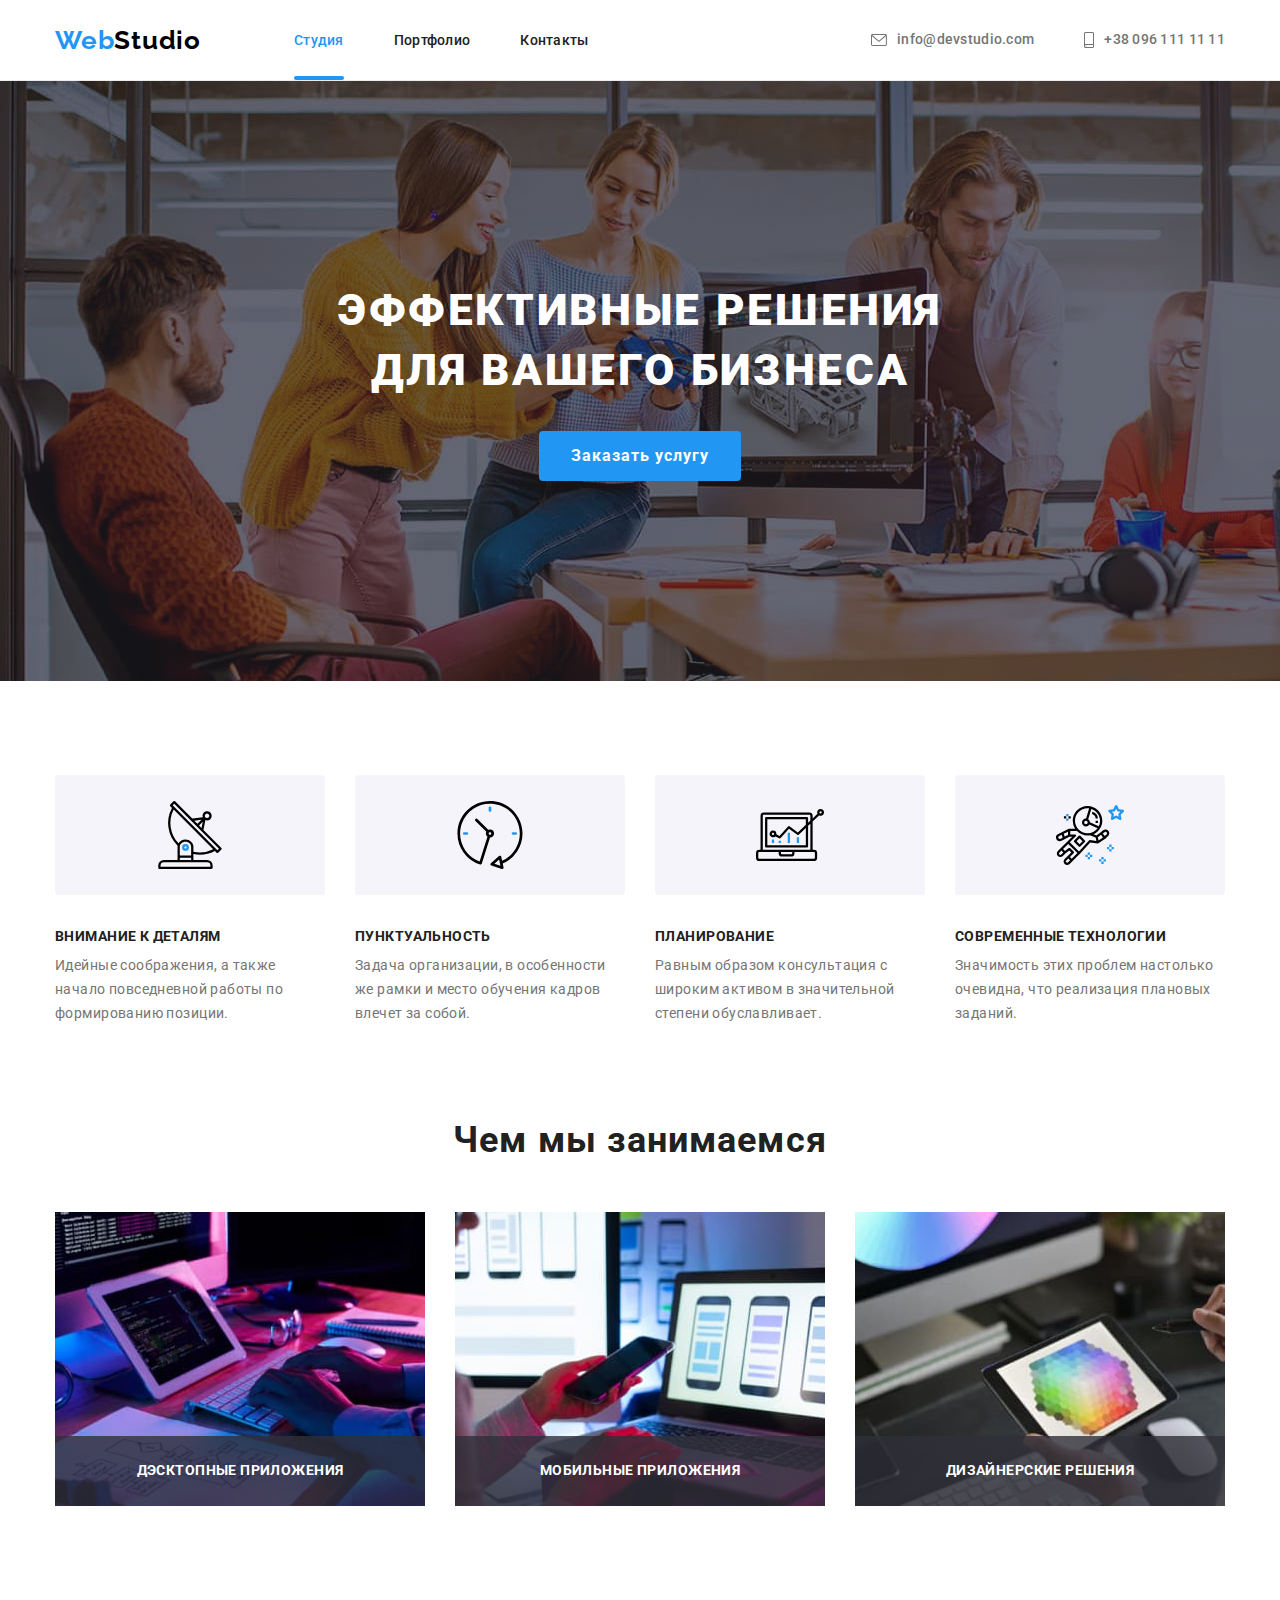
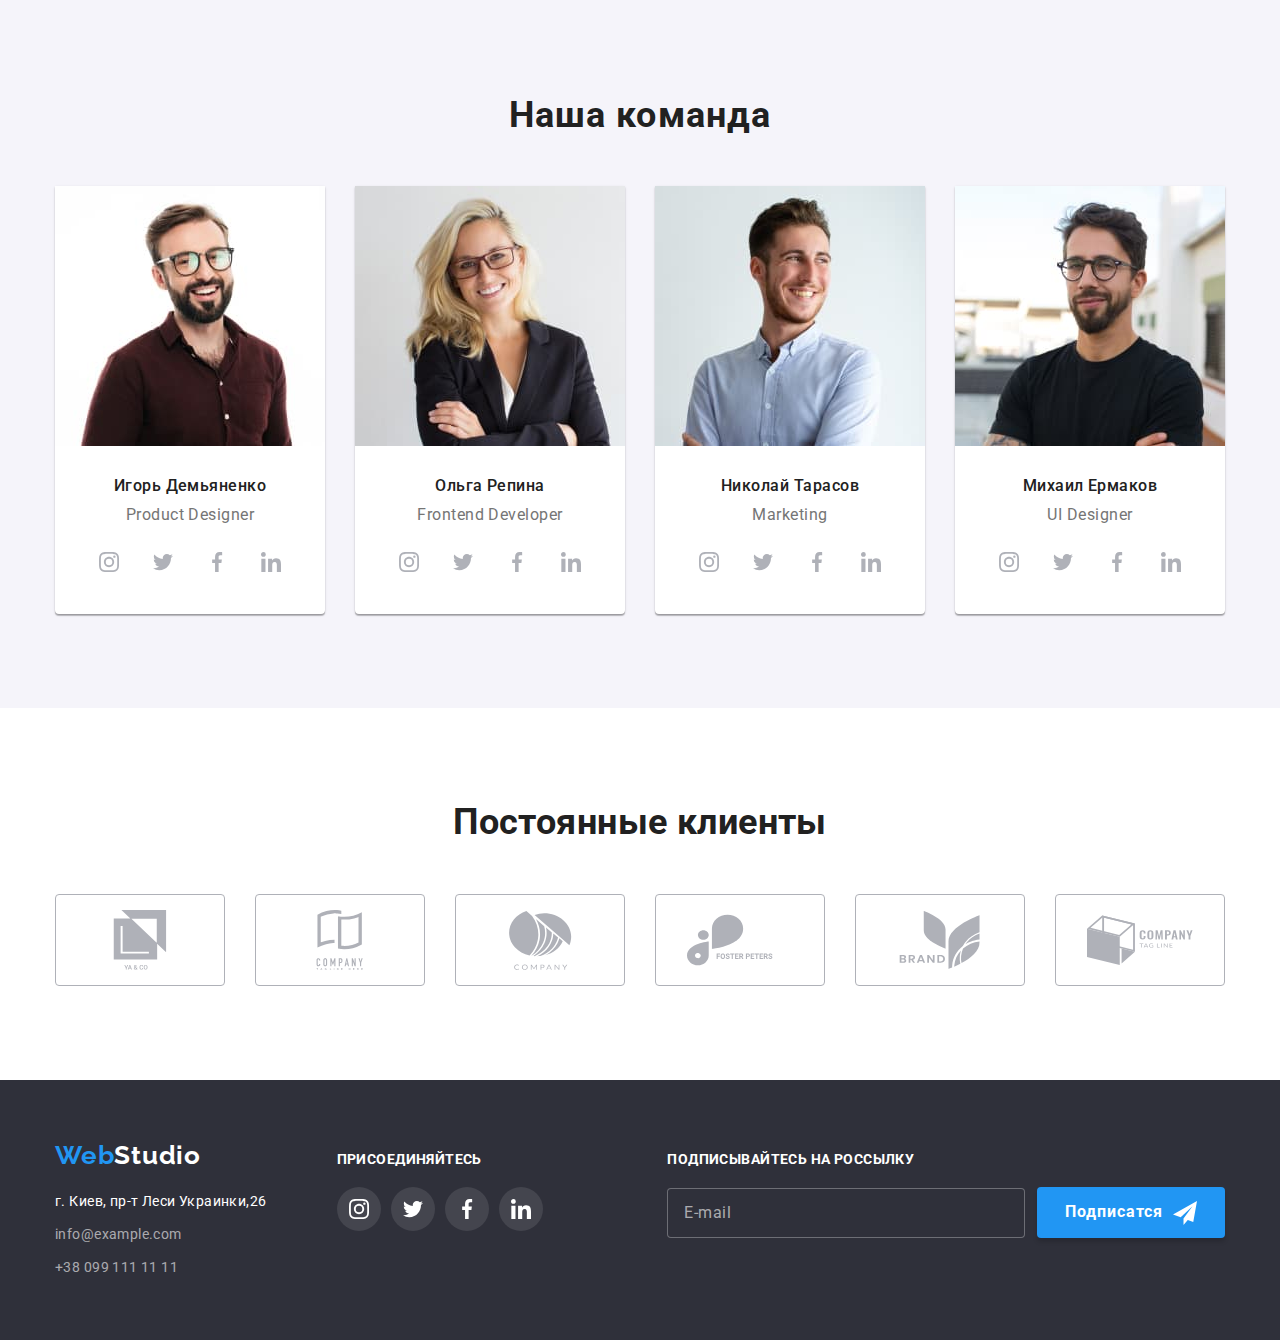
<file: index.html>
<!DOCTYPE html>
<html lang="ru">
  <head>
    <meta charset="UTF-8" />
    <meta http-equiv="X-UA-Compatible" content="IE=edge" />
    <meta name="viewport" content="width=device-width, initial-scale=1.0" />
    <title>Document</title>
    <link
      rel="stylesheet"
      href="https://cdn.jsdelivr.net/npm/modern-normalize@1.1.0/modern-normalize.min.css"
    />
    <link rel="stylesheet" href="./css/main.min.css" />
    <link rel="preconnect" href="https://fonts.googleapis.com" />
    <link rel="preconnect" href="https://fonts.gstatic.com" crossorigin />
    <link
      href="https://fonts.googleapis.com/css2?family=Raleway:wght@700&family=Roboto:wght@400;500;700;900&display=swap"
      rel="stylesheet"
    />
  </head>
  <body>
    <header class="header">
      <div class="container header-container">
        <nav class="header-navigation">
          <a href="./index.html" class="logo">Web<span class="logo__studio">Studio</span></a>
          <ul class="header-navigation__links">
            <li><a href="./index.html" class="header-navigation__link current">Студия</a></li>
            <li><a href="./portfolio.html" class="header-navigation__link">Портфолио</a></li>
            <li><a href="./contacts.html" class="header-navigation__link">Контакты</a></li>
          </ul>
        </nav>
        <ul class="header__contacts">
          <li>
            <div class="header__contacts-box">
              <a href="mailto:info@devstudio.com" class="header__contact-link"
                ><svg class="icon-letter" width="16" height="14">
                  <use href="./images/icons.svg#icon-letter"></use></svg
                >info@devstudio.com</a
              >
            </div>
          </li>
          <li>
            <div class="header__contacts-box">
              <a href="tel:+380961111111" class="header__contact-link"
                ><svg class="icon-phone" width="10" height="16">
                  <use href="./images/icons.svg#icon-smartphone"></use>
                </svg>
                +38 096 111 11 11</a
              >
            </div>
          </li>
        </ul>
      </div>
    </header>
    <main class="main">
      <section class="hero section hero_position">
        <div class="container hero__box">
          <h1 class="hero__title">Эффективные решения для вашего бизнеса</h1>
          <button type="button" data-modal-open class="hero__button">Заказать услугу</button>
        </div>
      </section>
      <section class="advantage section">
        <div class="container">
          <h2 class="visually-hidden">преимущества</h2>
          <ul class="our-advantage">
            <li>
              <div class="items-advantage">
                <svg class="icons-advantage">
                  <use href="./images/icons.svg#icon-antenna"></use>
                  <!-- width="65px" height="70px" -->
                </svg>
              </div>
              <h3>Внимание к деталям</h3>
              <p>
                Идейные соображения, а также начало повседневной работы по формированию позиции.
              </p>
            </li>
            <li>
              <div class="items-advantage">
                <svg class="icons-advantage">
                  <use href="./images/icons.svg#icon-clock "></use>
                  <!-- width="67px" height="70px" -->
                </svg>
              </div>
              <h3>Пунктуальность</h3>
              <p>
                Задача организации, в особенности же рамки и место обучения кадров влечет за собой.
              </p>
            </li>
            <li>
              <div class="items-advantage">
                <svg class="icons-advantage">
                  <use href="./images/icons.svg#icon-diagram"></use>
                  <!-- width="70px" height="54px" -->
                </svg>
              </div>
              <h3>Планирование</h3>
              <p>
                Равным образом консультация с широким активом в значительной степени обуславливает.
              </p>
            </li>
            <li>
              <div class="items-advantage">
                <svg class="icons-advantage">
                  <use href="./images/icons.svg#icon-astronaut"></use>
                  <!-- width="70px" height="70px" -->
                </svg>
              </div>
              <h3>Современные технологии</h3>
              <p>Значимость этих проблем настолько очевидна, что реализация плановых заданий.</p>
            </li>
          </ul>
        </div>
      </section>
      <section class="work section">
        <div class="container">
          <h2 class="work-title">Чем мы занимаемся</h2>
          <ul class="our-work">
            <li>
              <div class="our-work-img">
                <img
                  src="./images/img2.jpg"
                  alt="процесс создания сайта,приложения"
                  width="370"
                  height="294"
                />
                <p class="work-img-text">Дэсктопные приложения</p>
              </div>
            </li>
            <li>
              <div class="our-work-img">
                <img
                  src="./images/img3.jpg"
                  alt="оптимизация сайта для потребителей"
                  width="370"
                  height="294"
                />
                <p class="work-img-text">Мобильные приложения</p>
              </div>
            </li>
            <li>
              <div class="our-work-img">
                <img
                  src="./images/img4.jpg"
                  alt="сопоставление всех за и против"
                  width="370"
                  height="294"
                />
                <p class="work-img-text">Дизайнерские решения</p>
              </div>
            </li>
          </ul>
        </div>
      </section>
      <section class="team section">
        <div class="container">
          <h2 class="title-team">Наша команда</h2>
          <ul class="our-team">
            <li>
              <img src="./images/img5.jpg" alt="фото Игорь Демьяненко" width="270" height="260" />
              <div class="info-team">
                <h3 class="team-img-titles">Игорь Демьяненко</h3>
                <p lang="en">Product Designer</p>

                <ul class="social-list-team">
                  <li class="social-items-team">
                    <a href="" class="social-links-team"
                      ><svg class="social-team-icons" width="20px" height="20px">
                        <use href="./images/icons.svg#icon-instagram"></use></svg
                    ></a>
                  </li>
                  <li class="social-items-team">
                    <a href="" class="social-links-team"
                      ><svg class="social-team-icons" width="20px" height="20px">
                        <use href="./images/icons.svg#icon-twitter"></use></svg
                    ></a>
                  </li>
                  <li class="social-items-team">
                    <a href="" class="social-links-team"
                      ><svg class="social-team-icons" width="20px" height="20px">
                        <use href="./images/icons.svg#icon-facebook"></use></svg
                    ></a>
                  </li>
                  <li class="social-items-team">
                    <a href="" class="social-links-team"
                      ><svg class="social-team-icons" width="20px" height="20px">
                        <use href="./images/icons.svg#icon-linkedin"></use></svg
                    ></a>
                  </li>
                </ul>
              </div>
            </li>
            <li>
              <img src="./images/img6.jpg" alt="фото Ольга Репина" width="270" height="260" />
              <div class="info-team">
                <h3 class="team-img-titles">Ольга Репина</h3>
                <p lang="en">Frontend Developer</p>

                <ul class="social-list-team">
                  <li class="social-items-team">
                    <a href="" class="social-links-team"
                      ><svg class="social-team-icons" width="20px" height="20px">
                        <use href="./images/icons.svg#icon-instagram"></use></svg
                    ></a>
                  </li>
                  <li class="social-items-team">
                    <a href="" class="social-links-team"
                      ><svg class="social-team-icons" width="20px" height="20px">
                        <use href="./images/icons.svg#icon-twitter"></use></svg
                    ></a>
                  </li>
                  <li class="social-items-team">
                    <a href="" class="social-links-team"
                      ><svg class="social-team-icons" width="20px" height="20px">
                        <use href="./images/icons.svg#icon-facebook"></use></svg
                    ></a>
                  </li>
                  <li class="social-items-team">
                    <a href="" class="social-links-team"
                      ><svg class="social-team-icons" width="20px" height="20px">
                        <use href="./images/icons.svg#icon-linkedin"></use></svg
                    ></a>
                  </li>
                </ul>
              </div>
            </li>
            <li>
              <img src="./images/img7.jpg" alt="фото Николай Тарасов" width="270" height="260" />
              <div class="info-team">
                <h3 class="team-img-titles">Николай Тарасов</h3>
                <p lang="en">Marketing</p>

                <ul class="social-list-team">
                  <li class="social-items-team">
                    <a href="" class="social-links-team"
                      ><svg class="social-team-icons" width="20px" height="20px">
                        <use href="./images/icons.svg#icon-instagram"></use></svg
                    ></a>
                  </li>
                  <li class="social-items-team">
                    <a href="" class="social-links-team"
                      ><svg class="social-team-icons" width="20px" height="20px">
                        <use href="./images/icons.svg#icon-twitter"></use></svg
                    ></a>
                  </li>
                  <li class="social-items-team">
                    <a href="" class="social-links-team"
                      ><svg class="social-team-icons" width="20px" height="20px">
                        <use href="./images/icons.svg#icon-facebook"></use></svg
                    ></a>
                  </li>
                  <li class="social-items-team">
                    <a href="" class="social-links-team"
                      ><svg class="social-team-icons" width="20px" height="20px">
                        <use href="./images/icons.svg#icon-linkedin"></use></svg
                    ></a>
                  </li>
                </ul>
              </div>
            </li>
            <li>
              <img src="./images/img8.jpg" alt="фото Михаил Ермаков" width="270" height="260" />
              <div class="info-team">
                <h3 class="team-img-titles">Михаил Ермаков</h3>
                <p lang="en">UI Designer</p>

                <ul class="social-list-team">
                  <li class="social-items-team">
                    <a href="" class="social-links-team"
                      ><svg class="social-team-icons" width="20px" height="20px">
                        <use href="./images/icons.svg#icon-instagram"></use></svg
                    ></a>
                  </li>
                  <li class="social-items-team">
                    <a href="" class="social-links-team"
                      ><svg class="social-team-icons" width="20px" height="20px">
                        <use href="./images/icons.svg#icon-twitter"></use></svg
                    ></a>
                  </li>
                  <li class="social-items-team">
                    <a href="" class="social-links-team"
                      ><svg class="social-team-icons" width="20px" height="20px">
                        <use href="./images/icons.svg#icon-facebook"></use></svg
                    ></a>
                  </li>
                  <li class="social-items-team">
                    <a href="" class="social-links-team"
                      ><svg class="social-team-icons" width="20px" height="20px">
                        <use href="./images/icons.svg#icon-linkedin"></use></svg
                    ></a>
                  </li>
                </ul>
              </div>
            </li>
          </ul>
        </div>
      </section>
      <section class="our-clients section">
        <div class="clients container">
          <h2 class="clients-title">Постоянные клиенты</h2>
          <ul class="list-clients">
            <li class="clients-items">
              <a href="" class="links-clients">
                <svg class="clients-icon" width="106" height="60">
                  <use href="./images/icons.svg#icon-group" class="icons"></use>
                </svg>
              </a>
            </li>
            <li class="clients-items">
              <a href="" class="links-clients">
                <svg class="clients-icon" width="106" height="60">
                  <use href="./images/icons.svg#icon-group2"></use>
                </svg>
              </a>
            </li>
            <li class="clients-items">
              <a href="" class="links-clients">
                <svg class="clients-icon" width="106" height="60">
                  <use href="./images/icons.svg#icon-group3"></use>
                </svg>
              </a>
            </li>
            <li class="clients-items">
              <a href="" class="links-clients">
                <svg class="clients-icon" width="106" height="60">
                  <use href="./images/icons.svg#icon-group4"></use>
                </svg>
              </a>
            </li>
            <li class="clients-items">
              <a href="" class="links-clients">
                <svg class="clients-icon" width="106" height="60">
                  <use href="./images/icons.svg#icon-group5"></use>
                </svg>
              </a>
            </li>
            <li class="clients-items">
              <a href="" class="links-clients">
                <svg class="clients-icon" width="106" height="60">
                  <use href="./images/icons.svg#icon-group6"></use>
                </svg>
              </a>
            </li>
          </ul>
        </div>
      </section>
    </main>
    <footer>
      <div class="container footer-links">
        <div>
          <a href="./index.html" class="logo">Web<span class="logo-studio-footer">Studio</span></a>
          <address>
            <ul class="links-address">
              <li>
                <a
                  href="https://goo.gl/maps/tHjSm2KnyTcFrMC39"
                  target="_blank"
                  rel="noreferrer noopener"
                  style="color: white"
                  >г. Киев, пр-т Леси Украинки,26</a
                >
              </li>
              <li>
                <a href="mailto:info@example.com" target="_blank" rel="noreferrer noopener"
                  >info@example.com</a
                >
              </li>
              <li>
                <a href="tel:+380991111111" target="_blank" rel="noreferrer noopener"
                  >+38 099 111 11 11</a
                >
              </li>
            </ul>
          </address>
        </div>
        <div class="social-links-footer">
          <h2 class="visually-hidden">присоеденяйтесь</h2>
          <div class="social-links-box">
            <p class="footer-list-title">присоединяйтесь</p>
            <ul class="social-links-list">
              <li class="social-list-items-footer">
                <a href="" class="social-links-items-footer">
                  <svg class="social-list-icons-footer" width="20px" height="20px">
                    <use href="./images/icons.svg#icon-instagram"></use>
                  </svg>
                </a>
              </li>
              <li class="social-list-items-footer">
                <a href="" class="social-links-items-footer">
                  <svg class="social-list-icons-footer" width="20px" height="20px">
                    <use href="./images/icons.svg#icon-twitter"></use>
                  </svg>
                </a>
              </li>
              <li class="social-list-items-footer">
                <a href="" class="social-links-items-footer">
                  <svg class="social-list-icons-footer" width="20px" height="20px">
                    <use href="./images/icons.svg#icon-facebook"></use>
                  </svg>
                </a>
              </li>
              <li class="social-list-items-footer">
                <a href="" class="social-links-items-footer">
                  <svg class="social-list-icons-footer" width="20px" height="20px">
                    <use href="./images/icons.svg#icon-linkedin"></use>
                  </svg>
                </a>
              </li>
            </ul>
          </div>
        </div>
        <div class="footer-user-form">
          <p class="footer-user-title">Подписывайтесь на россылку</p>
          <form class="footer-user-input-box">
            <input
              type="email"
              name="email"
              class="footer-user-input"
              required
              placeholder="E-mail"
            />
            <button type="submit" class="footer-user-btn">
              Подписатся<svg class="footer-user-icon" width="24" height="24">
                <use href="./images/icons.svg#icon-send"></use>
              </svg>
            </button>
          </form>
        </div>
      </div>
    </footer>
    <div class="backdrop is-hidden" data-modal>
      <div class="modal">
        <button type="button" data-modal-close class="modal-close-btn">
          <svg class="modal-close-btn-icon" width="18" height="18">
            <use href="./images/icons.svg#icon-closebtn"></use>
          </svg>
        </button>
        <form class="modal-form-main">
          <p class="modal-form-title">Оставте свои даные,мы вам перезвоним</p>
          <label class="modal-form-field">
            <span class="modal-form-input-desc">Имя*</span>
            <span class="modal-form-input-box">
              <input
                type="text"
                class="modal-form-input hover"
                name="user_name"
                required
                pattern="^[a-zA-Zа-яА-Я]+$"
                minlength="2"
              />
              <span class="hover-box"></span>
              <svg class="modal-form-input-icon" width="18" height="18">
                <use href="./images/icons.svg#icon-person"></use>
              </svg>
            </span>
          </label>
          <label class="modal-form-field">
            <span class="modal-form-input-desc">Телефон*</span>
            <span class="modal-form-input-box">
              <input
                type="tel"
                class="modal-form-input"
                name="user_phone"
                required
                pattern="^[0-9]{3}-[0-9]{3}-[0-9]{2}-[0-9]{2}"
                title="xxx-xxx-xx-xx"
              />
              <span class="hover-box"></span>
              <svg class="modal-form-input-icon" width="18" height="18">
                <use href="./images/icons.svg#icon-phone"></use>
              </svg>
            </span>
          </label>
          <label class="modal-form-field">
            <span class="modal-form-input-desc">Почта*</span>
            <span class="modal-form-input-box">
              <input type="email" class="modal-form-input" name="user_mail" />
              <span class="hover-box"></span>
              <svg class="modal-form-input-icon" width="18" height="18">
                <use href="./images/icons.svg#icon-email"></use>
              </svg>
            </span>
          </label>
          <label class="modal-form-field">
            <span class="modal-form-input-desc">Коментарий</span>
            <textarea
              name="user-message"
              placeholder="Введите текст"
              class="modal-form-message"
            ></textarea>
          </label>
          <span class="modal-form-check-box">
            <input
              id="user-policy"
              type="checkbox"
              required
              name="user_policy"
              class="modal-form-check visually-hidden"
            />
            <label for="user-policy" class="modal-form-check-desc">
              Соглашаюсь с рaссылкой и принимаю &nbsp;
              <a href="" class="modal-form-check-link">Условия соглашения</a>
            </label></span
          >
          <button class="modal-form-btn" type="submit">Отправить</button>
        </form>
      </div>
    </div>
    <script src="./js/modal.js"></script>
  </body>
</html>
</file>
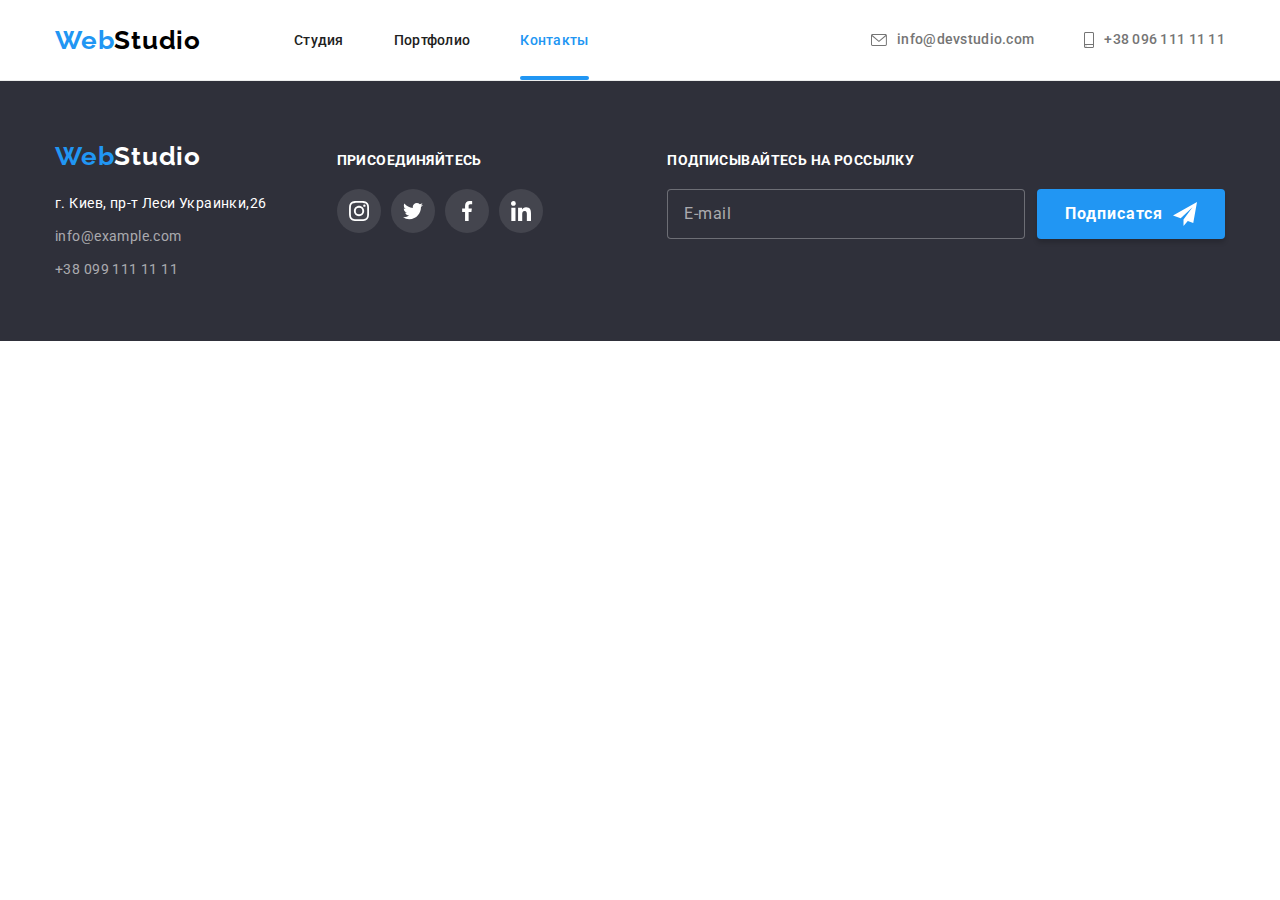
<file: contacts.html>
<!DOCTYPE html>
<html lang="ru">
  <head>
    <meta charset="UTF-8" />
    <meta http-equiv="X-UA-Compatible" content="IE=edge" />
    <meta name="viewport" content="width=device-width, initial-scale=1.0" />
    <title>Document</title>
    <link
      rel="stylesheet"
      href="https://cdn.jsdelivr.net/npm/modern-normalize@1.1.0/modern-normalize.min.css"
    />
    <link rel="stylesheet" href="./css/main.min.css" />
    <link rel="preconnect" href="https://fonts.googleapis.com" />
    <link rel="preconnect" href="https://fonts.gstatic.com" crossorigin />
    <link
      href="https://fonts.googleapis.com/css2?family=Raleway:wght@700&family=Roboto:wght@400;500;700;900&display=swap"
      rel="stylesheet"
    />
  </head>
  <body>
    <header class="header">
      <div class="container header-container">
        <nav class="header-navigation">
          <a href="./index.html" class="logo">Web<span class="logo__studio">Studio</span></a>
          <ul class="header-navigation__links">
            <li><a href="./index.html" class="header-navigation__link">Студия</a></li>
            <li><a href="./portfolio.html" class="header-navigation__link">Портфолио</a></li>
            <li><a href="./contacts.html" class="header-navigation__link current">Контакты</a></li>
          </ul>
        </nav>
        <ul class="header__contacts">
          <li>
            <div class="header__contacts-box">
              <a href="mailto:info@devstudio.com" class="header__contact-link"
                ><svg class="icon-letter" width="16" height="14">
                  <use href="./images/icons.svg#icon-letter"></use></svg
                >info@devstudio.com</a
              >
            </div>
          </li>
          <li>
            <div class="header__contacts-box">
              <a href="tel:+380961111111" class="header__contact-link"
                ><svg class="icon-phone" width="10" height="16">
                  <use href="./images/icons.svg#icon-smartphone"></use>
                </svg>
                +38 096 111 11 11</a
              >
            </div>
          </li>
        </ul>
      </div>
    </header>
    <footer>
      <div class="container footer-links">
        <div>
          <a href="./index.html" class="logo">Web<span class="logo-studio-footer">Studio</span></a>
          <address>
            <ul class="links-address">
              <li>
                <a
                  href="https://goo.gl/maps/tHjSm2KnyTcFrMC39"
                  target="_blank"
                  rel="noreferrer noopener"
                  style="color: white"
                  >г. Киев, пр-т Леси Украинки,26</a
                >
              </li>
              <li>
                <a href="mailto:info@example.com" target="_blank" rel="noreferrer noopener"
                  >info@example.com</a
                >
              </li>
              <li>
                <a href="tel:+380991111111" target="_blank" rel="noreferrer noopener"
                  >+38 099 111 11 11</a
                >
              </li>
            </ul>
          </address>
        </div>
        <div class="social-links-footer">
          <h2 class="visually-hidden">присоеденяйтесь</h2>
          <div class="social-links-box">
            <p class="footer-list-title">присоединяйтесь</p>
            <ul class="social-links-list">
              <li class="social-list-items-footer">
                <a href="" class="social-links-items-footer">
                  <svg class="social-list-icons-footer" width="20px" height="20px">
                    <use href="./images/icons.svg#icon-instagram"></use>
                  </svg>
                </a>
              </li>
              <li class="social-list-items-footer">
                <a href="" class="social-links-items-footer">
                  <svg class="social-list-icons-footer" width="20px" height="20px">
                    <use href="./images/icons.svg#icon-twitter"></use>
                  </svg>
                </a>
              </li>
              <li class="social-list-items-footer">
                <a href="" class="social-links-items-footer">
                  <svg class="social-list-icons-footer" width="20px" height="20px">
                    <use href="./images/icons.svg#icon-facebook"></use>
                  </svg>
                </a>
              </li>
              <li class="social-list-items-footer">
                <a href="" class="social-links-items-footer">
                  <svg class="social-list-icons-footer" width="20px" height="20px">
                    <use href="./images/icons.svg#icon-linkedin"></use>
                  </svg>
                </a>
              </li>
            </ul>
          </div>
        </div>
        <form class="footer-user-form">
          <p class="footer-user-title">Подписывайтесь на россылку</p>
          <div class="footer-user-input-box">
            <input
              type="email"
              name="email"
              class="footer-user-input"
              required
              placeholder="E-mail"
            />
            <button type="submit" class="footer-user-btn">
              Подписатся<svg class="footer-user-icon" width="24" height="24">
                <use href="./images/icons.svg#icon-send"></use>
              </svg>
            </button>
          </div>
        </form>
      </div>
    </footer>
  </body>
</html>
</file>
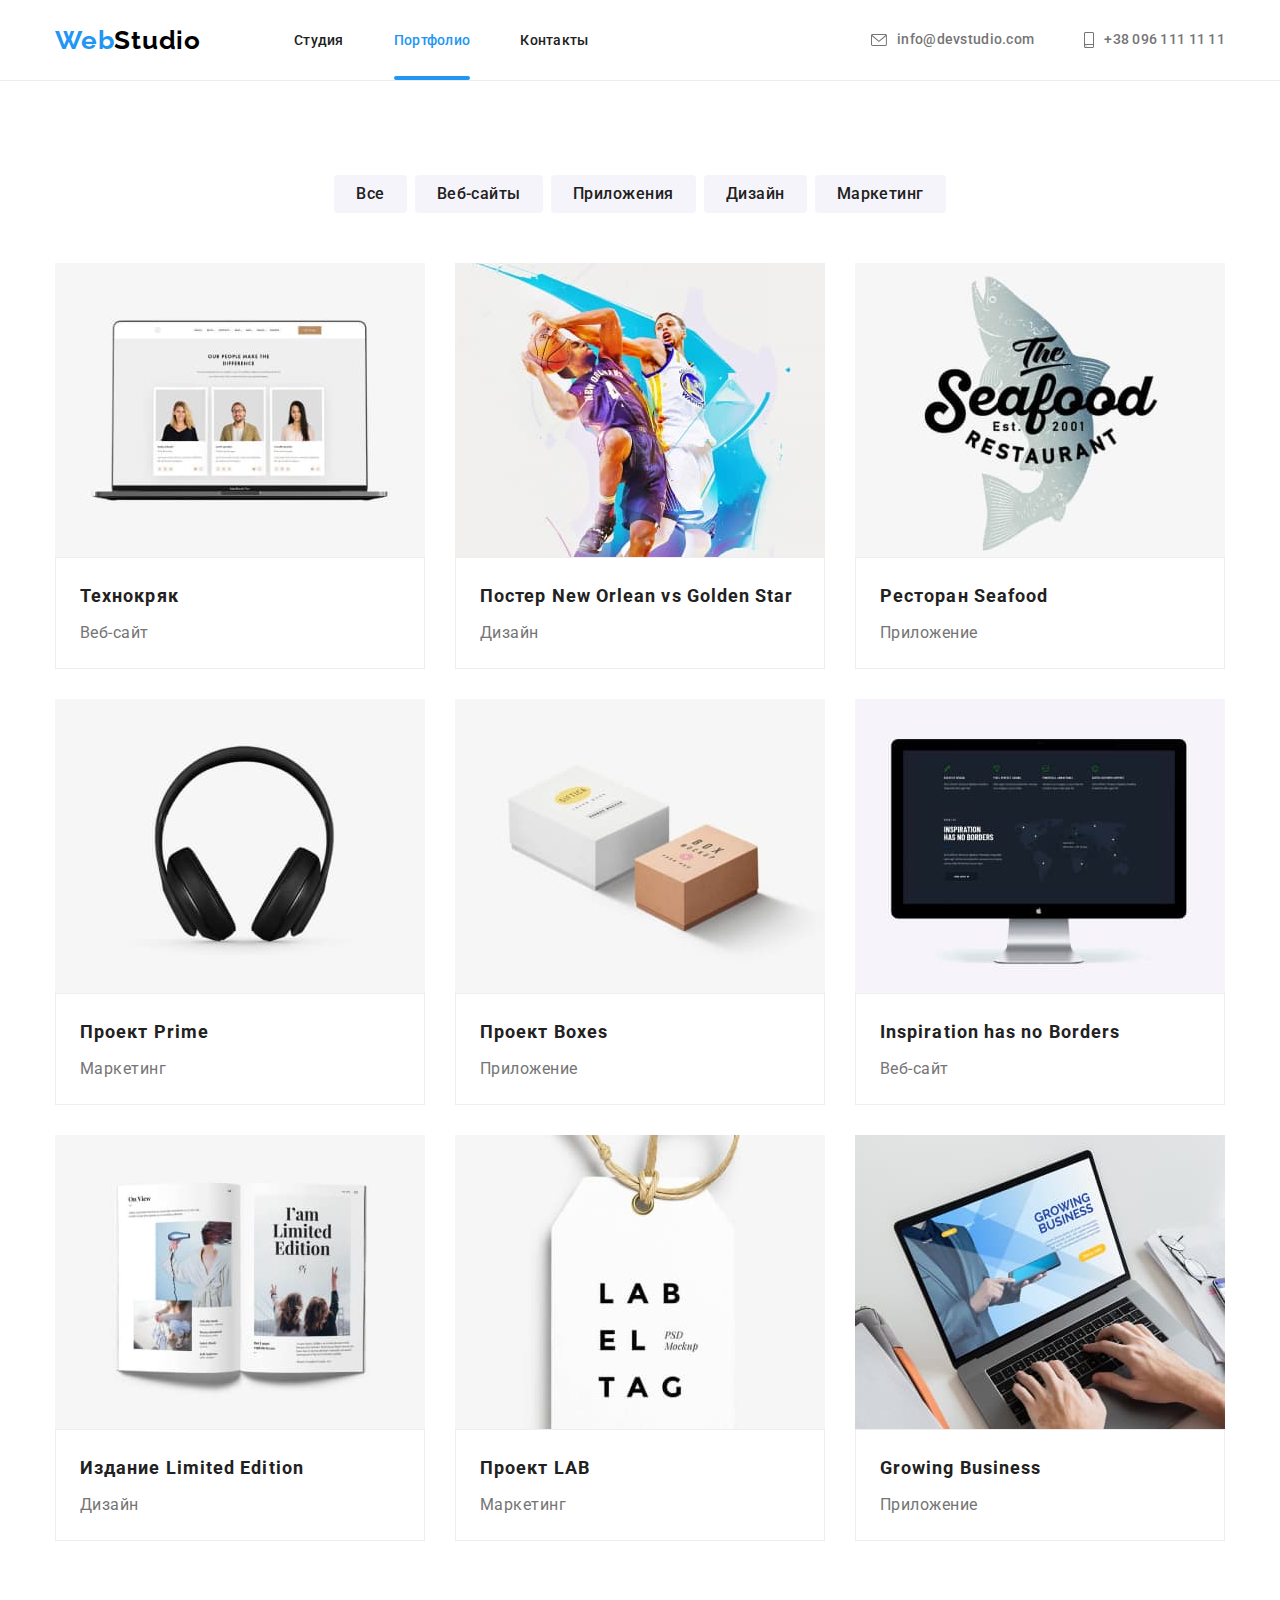
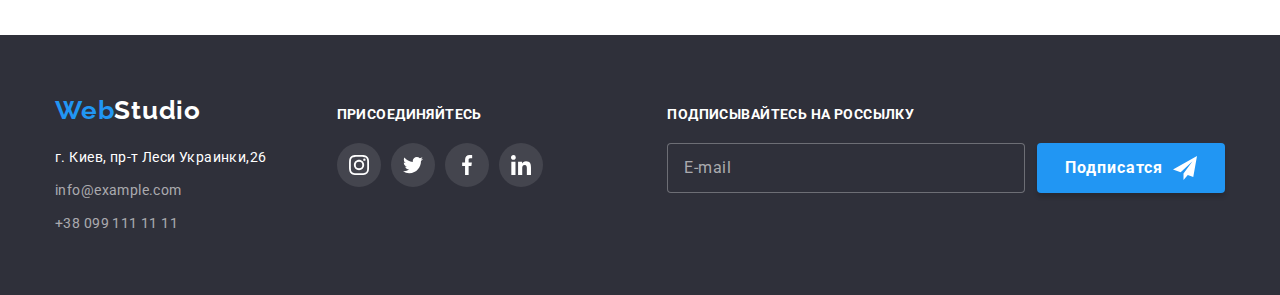
<file: portfolio.html>
<!DOCTYPE html>
<html lang="ru">
  <head>
    <meta charset="UTF-8" />
    <meta http-equiv="X-UA-Compatible" content="IE=edge" />
    <meta name="viewport" content="width=device-width, initial-scale=1.0" />
    <title>Document</title>
    <link
      rel="stylesheet"
      href="https://cdn.jsdelivr.net/npm/modern-normalize@1.1.0/modern-normalize.min.css"
    />
    <link rel="stylesheet" href="./css/main.min.css" />
    <link rel="preconnect" href="https://fonts.googleapis.com" />
    <link rel="preconnect" href="https://fonts.gstatic.com" crossorigin />
    <link
      href="https://fonts.googleapis.com/css2?family=Raleway:wght@700&family=Roboto:wght@400;500;700;900&display=swap"
      rel="stylesheet"
    />
  </head>
  <body>
    <header class="header">
      <div class="container header-container">
        <nav class="header-navigation">
          <a href="./index.html" class="logo">Web<span class="logo__studio">Studio</span></a>
          <ul class="header-navigation__links">
            <li><a href="./index.html" class="header-navigation__link">Студия</a></li>
            <li>
              <a href="./portfolio.html" class="header-navigation__link current">Портфолио</a>
            </li>
            <li><a href="./contacts.html" class="header-navigation__link">Контакты</a></li>
          </ul>
        </nav>
        <ul class="header__contacts">
          <li>
            <div class="header__contacts-box">
              <a href="mailto:info@devstudio.com" class="header__contact-link"
                ><svg class="icon-letter" width="16" height="14">
                  <use href="./images/icons.svg#icon-letter"></use></svg
                >info@devstudio.com</a
              >
            </div>
          </li>
          <li>
            <div class="header__contacts-box">
              <a href="tel:+380961111111" class="header__contact-link"
                ><svg class="icon-phone" width="10" height="16">
                  <use href="./images/icons.svg#icon-smartphone"></use>
                </svg>
                +38 096 111 11 11</a
              >
            </div>
          </li>
        </ul>
      </div>
    </header>
    <main>
      <section class="galery-portfolio section">
        <div class="container">
          <h1 class="visually-hidden">портфолио</h1>
          <!-- <h2 class="visually-hidden">Кнопки</h2> -->
          <ul class="portfolio-menu">
            <li class="portfolio-menu-items">
              <button type="button" class="btn-portfolio-menu">Все</button>
            </li>
            <li class="portfolio-menu-items">
              <button type="button" class="btn-portfolio-menu">Веб-сайты</button>
            </li>
            <li class="portfolio-menu-items">
              <button type="button" class="btn-portfolio-menu">Приложения</button>
            </li>
            <li class="portfolio-menu-items">
              <button type="button" class="btn-portfolio-menu">Дизайн</button>
            </li>
            <li class="portfolio-menu-items">
              <button type="button" class="btn-portfolio-menu">Маркетинг</button>
            </li>
          </ul>
          <ul class="img-portfolio">
            <li class="img-portfolio-items">
              <a href="" class="img-portfolio-links">
                <div class="overlay-portfolio">
                  <img
                    src="./images/img1portfolio.jpg"
                    alt="фото специалистов"
                    width="370"
                    height="294"
                  />
                  <p class="overlay-portfolio-text">
                    Ресурс пропонує комплексні пропозиції з різним рівнем функціоналу та сервісів.
                    Все це дозволить відвідувачу отримати вичерпні відомості про компанію чи
                    приватну особу.
                  </p>
                </div>

                <div class="info-portfolio">
                  <h2>Технокряк</h2>
                  <p>Веб-сайт</p>
                </div>
              </a>
            </li>
            <li class="img-portfolio-items">
              <a href="" class="img-portfolio-links">
                <div class="overlay-portfolio">
                  <img
                    src="./images/img2portfolio.jpg"
                    alt="постер с баскетболистамы"
                    width="370"
                    height="294"
                  />
                  <p class="overlay-portfolio-text">
                    Ресурс пропонує комплексні пропозиції з різним рівнем функціоналу та сервісів.
                    Все це дозволить відвідувачу отримати вичерпні відомості про компанію чи
                    приватну особу.
                  </p>
                </div>

                <div class="info-portfolio">
                  <h2>Постер New Orlean vs Golden Star</h2>
                  <p>Дизайн</p>
                </div>
              </a>
            </li>
            <li class="img-portfolio-items">
              <a href="" class="img-portfolio-links">
                <div class="overlay-portfolio">
                  <img
                    src="./images/img3portfolio.jpg"
                    alt="созданое приложение"
                    width="370"
                    height="294"
                  />
                  <p class="overlay-portfolio-text">
                    Ресурс пропонує комплексні пропозиції з різним рівнем функціоналу та сервісів.
                    Все це дозволить відвідувачу отримати вичерпні відомості про компанію чи
                    приватну особу.
                  </p>
                </div>

                <div class="info-portfolio">
                  <h2>Ресторан Seafood</h2>
                  <p>Приложение</p>
                </div>
              </a>
            </li>
            <li class="img-portfolio-items">
              <a href="" class="img-portfolio-links">
                <div class="overlay-portfolio">
                  <img
                    src="./images/img4portfolio.jpg"
                    alt="реклама наушников"
                    width="370"
                    height="294"
                  />
                  <p class="overlay-portfolio-text">
                    Ресурс пропонує комплексні пропозиції з різним рівнем функціоналу та сервісів.
                    Все це дозволить відвідувачу отримати вичерпні відомості про компанію чи
                    приватну особу.
                  </p>
                </div>

                <div class="info-portfolio">
                  <h2>Проект Prime</h2>
                  <p>Маркетинг</p>
                </div>
              </a>
            </li>
            <li class="img-portfolio-items">
              <a href="" class="img-portfolio-links">
                <div class="overlay-portfolio">
                  <img
                    src="./images/img5portfolio.jpg"
                    alt="созданое приложение 2"
                    width="370"
                    height="294"
                  />
                  <p class="overlay-portfolio-text">
                    Ресурс пропонує комплексні пропозиції з різним рівнем функціоналу та сервісів.
                    Все це дозволить відвідувачу отримати вичерпні відомості про компанію чи
                    приватну особу.
                  </p>
                </div>

                <div class="info-portfolio">
                  <h2>Проект Boxes</h2>
                  <p>Приложение</p>
                </div>
              </a>
            </li>
            <li class="img-portfolio-items">
              <a href="" class="img-portfolio-links">
                <div class="overlay-portfolio">
                  <img
                    src="./images/img6portfolio.jpg"
                    alt="сделаный вебсайт"
                    width="370"
                    height="294"
                  />
                  <p class="overlay-portfolio-text">
                    Ресурс пропонує комплексні пропозиції з різним рівнем функціоналу та сервісів.
                    Все це дозволить відвідувачу отримати вичерпні відомості про компанію чи
                    приватну особу.
                  </p>
                </div>

                <div class="info-portfolio">
                  <h2>Inspiration has no Borders</h2>
                  <p>Веб-сайт</p>
                </div>
              </a>
            </li>
            <li class="img-portfolio-items">
              <a href="" class="img-portfolio-links">
                <div class="overlay-portfolio">
                  <img
                    src="./images/img7portfolio.jpg"
                    alt="созданый дизайн книги"
                    width="370"
                    height="294"
                  />
                  <p class="overlay-portfolio-text">
                    Ресурс пропонує комплексні пропозиції з різним рівнем функціоналу та сервісів.
                    Все це дозволить відвідувачу отримати вичерпні відомості про компанію чи
                    приватну особу.
                  </p>
                </div>

                <div class="info-portfolio">
                  <h2>Издание Limited Edition</h2>
                  <p>Дизайн</p>
                </div>
              </a>
            </li>
            <li class="img-portfolio-items">
              <a href="" class="img-portfolio-links">
                <div class="overlay-portfolio">
                  <img src="./images/img8portfolio.jpg" alt="реклама " width="370" height="294" />
                  <p class="overlay-portfolio-text">
                    Ресурс пропонує комплексні пропозиції з різним рівнем функціоналу та сервісів.
                    Все це дозволить відвідувачу отримати вичерпні відомості про компанію чи
                    приватну особу.
                  </p>
                </div>

                <div class="info-portfolio">
                  <h2>Проект LAB</h2>
                  <p>Маркетинг</p>
                </div>
              </a>
            </li>
            <li class="img-portfolio-items">
              <a href="" class="img-portfolio-links">
                <div class="overlay-portfolio">
                  <img
                    src="./images/img9portfolio.jpg"
                    alt="созданое приложение 3"
                    width="370"
                    height="294"
                  />
                  <p class="overlay-portfolio-text">
                    Ресурс пропонує комплексні пропозиції з різним рівнем функціоналу та сервісів.
                    Все це дозволить відвідувачу отримати вичерпні відомості про компанію чи
                    приватну особу.
                  </p>
                </div>

                <div class="info-portfolio">
                  <h2>Growing Business</h2>
                  <p>Приложение</p>
                </div>
              </a>
            </li>
          </ul>
        </div>
      </section>
    </main>
    <footer>
      <div class="container footer-links">
        <div>
          <a href="./index.html" class="logo">Web<span class="logo-studio-footer">Studio</span></a>
          <address>
            <ul class="links-address">
              <li>
                <a
                  href="https://goo.gl/maps/tHjSm2KnyTcFrMC39"
                  target="_blank"
                  rel="noreferrer noopener"
                  style="color: white"
                  >г. Киев, пр-т Леси Украинки,26</a
                >
              </li>
              <li>
                <a href="mailto:info@example.com" target="_blank" rel="noreferrer noopener"
                  >info@example.com</a
                >
              </li>
              <li>
                <a href="tel:+380991111111" target="_blank" rel="noreferrer noopener"
                  >+38 099 111 11 11</a
                >
              </li>
            </ul>
          </address>
        </div>
        <div class="social-links-footer">
          <h2 class="visually-hidden">присоеденяйтесь</h2>
          <div class="social-links-box">
            <p class="footer-list-title">присоединяйтесь</p>
            <ul class="social-links-list">
              <li class="social-list-items-footer">
                <a href="" class="social-links-items-footer">
                  <svg class="social-list-icons-footer" width="20px" height="20px">
                    <use href="./images/icons.svg#icon-instagram"></use>
                  </svg>
                </a>
              </li>
              <li class="social-list-items-footer">
                <a href="" class="social-links-items-footer">
                  <svg class="social-list-icons-footer" width="20px" height="20px">
                    <use href="./images/icons.svg#icon-twitter"></use>
                  </svg>
                </a>
              </li>
              <li class="social-list-items-footer">
                <a href="" class="social-links-items-footer">
                  <svg class="social-list-icons-footer" width="20px" height="20px">
                    <use href="./images/icons.svg#icon-facebook"></use>
                  </svg>
                </a>
              </li>
              <li class="social-list-items-footer">
                <a href="" class="social-links-items-footer">
                  <svg class="social-list-icons-footer" width="20px" height="20px">
                    <use href="./images/icons.svg#icon-linkedin"></use>
                  </svg>
                </a>
              </li>
            </ul>
          </div>
        </div>
        <form class="footer-user-form">
          <p class="footer-user-title">Подписывайтесь на россылку</p>
          <div class="footer-user-input-box">
            <input
              type="email"
              name="email"
              class="footer-user-input"
              required
              placeholder="E-mail"
            />
            <button type="submit" class="footer-user-btn">
              Подписатся<svg class="footer-user-icon" width="24" height="24">
                <use href="./images/icons.svg#icon-send"></use>
              </svg>
            </button>
          </div>
        </form>
      </div>
    </footer>
  </body>
</html>
</file>
<file: css/main.min.css>
:root{--primary-text-colorry: #212121;--accent-text-color: #2196F3;--text-color: #757575;--logo-color-header: #000000;--color-white: #FFFFFF;--bgcolor-black: #2F303A;--adress-color: rgba(255, 255, 255, 0.6);--background-color: #E5E5E5;--background-color-team: #F5F4FA;--font-family-secondary: "Raleway", sans-serif;--font-family-primary: "Roboto", sans-serif;--icons-color: #AFB1B8;--transition-dur-func: 250ms cubic-bezier(0.4, 0, 0.2, 1)}.visually-hidden{position:absolute;width:1px;height:1px;margin:-1px;border:0;padding:0;white-space:nowrap;clip-path:inset(100%);clip:rect(0 0 0 0);overflow:hidden}.modal-close-btn,.footer-user-btn,.footer-user-input-box{display:flex;justify-content:center;align-items:center}.container{margin-left:auto;margin-right:auto;width:1200px;padding-left:15px;padding-right:15px}h1,h2,h3,p{margin-top:0;margin-bottom:0}ul,ol{padding-left:0;margin-top:0;margin-bottom:0;list-style:none}img{display:block;max-width:100%;height:auto}.link{text-decoration:none}body{font-family:"Roboto",sans-serif;color:var(--primary-text-colorry);background-color:var(--color-white);font-size:14px;letter-spacing:.03em}ul{list-style:none}a{text-decoration:none}.section{padding-bottom:94px;padding-top:94px}button{cursor:pointer;font-family:var(--font-family-primary);border:none;display:block;margin:0 auto}button:hover,button:focus{background-color:var(--accent-text-color);color:var(--color-white)}.footer-user-input{display:block;padding-left:16px;width:358px;height:50px;border:1px solid rgba(255,255,255,.3);border-radius:4px;background-color:var(--bgcolor-black);color:var(--color-white);font-size:16px;transition:border-color var(--transition-dur-func)}.footer-user-input:hover,.footer-user-input:focus{border-color:var(--accent-text-color);outline:none}.footer-user-input::placeholder{letter-spacing:.03em;color:rgba(255,255,255,.6)}.footer-user-title{font-weight:700;font-size:14px;line-height:1.14;letter-spacing:.03em;text-transform:uppercase;margin-bottom:20px;color:var(--color-white)}.footer-user-btn{padding:10px 28px;margin-left:12px;box-shadow:0px 4px 4px rgba(0,0,0,.15);border-radius:4px;background-color:var(--accent-text-color);font-weight:700;font-size:16px;line-height:1.88;letter-spacing:.06em;color:var(--color-white)}.footer-user-form{margin-left:auto}.footer-user-icon{fill:currentColor;color:var(--color-white);margin-left:10px}p.overlay-portfolio-text{background:rgba(33,150,243,.9);font-weight:400;font-size:18px;line-height:1.56;letter-spacing:.03em;color:var(--color-white);position:absolute;left:0;top:0;text-align:start;height:100%;width:100%;overflow:auto;transform:translateY(100%);transition:transform 250ms cubic-bezier(0.4, 0, 0.2, 1);padding:63px 24px}.overlay-portfolio{position:relative;display:block;overflow:hidden}.img-portfolio-links:hover .overlay-portfolio-text,.img-portfolio-links:focus .overlay-portfolio-text{transform:translateY(0%)}.backdrop{position:fixed;width:100%;height:100%;background-color:rgba(0,0,0,.2);z-index:100;top:0;left:0;transition:opacity var(--transition-dur-func),visibility var(--transition-dur-func)}.modal{position:absolute;top:50%;left:50%;transform:translate(-50%, -50%);width:528px;height:581px;background-color:var(--color-white);padding:40px}.modal-close-btn{position:absolute;top:10px;right:10px;background-color:rgba(0,0,0,0);width:30px;height:30px;padding:0;fill:currentColor;color:#000;border:1px solid rgba(0,0,0,.1);border-radius:50%;transition:color var(--transition-dur-func),background-color var(--transition-dur-func)}.modal-close-btn:focus,.modal-close-btn:hover{background-color:var(--accent-text-color);color:var(--color-white)}.backdrop.is-hidden{opacity:0;visibility:hidden;pointer-events:none}.modal-form-btn{padding:10px 52px;background-color:var(--accent-text-color);box-shadow:0px 4px 4px rgba(0,0,0,.15);border-radius:4px;font-weight:700;font-size:16px;line-height:1.88;letter-spacing:.06em;margin-top:30px;color:var(--color-white)}.modal-form-title{font-weight:700;font-size:20px;line-height:1.15;text-align:center}.modal-form-main{display:flex;flex-direction:column;align-items:center}.modal-form-field{width:100%;margin-top:10px}.modal-form-field:nth-child(2){margin-top:12px}.modal-form-field:nth-child(5){margin-bottom:20px}.modal-form-input{position:relative;width:100%;height:40px;border:1px solid rgba(33,33,33,.2);border-radius:4px;padding-left:42px;font-size:16px;transition:border-color var(--transition-dur-func)}.modal-form-input:focus{border-color:var(--accent-text-color);outline:none}.hover-box{position:absolute;width:100%;height:100%;border:1px solid rgba(33,33,33,.2);border-radius:4px;top:0;left:0;transition:border-color var(--transition-dur-func)}.hover-box:hover{border-color:var(--accent-text-color)}.modal-form-input-desc{display:block;margin-bottom:4px;font-size:12px;line-height:1.16;letter-spacing:.01em;color:var(--text-color)}.modal-form-input-box{display:block;position:relative}.modal-form-input-icon{display:block;position:absolute;top:50%;left:14px;transform:translateY(-50%);fill:currentColor;transition:color var(--transition-dur-func)}.modal-form-input:focus+.modal-form-input-icon,.hover-box:hover+.modal-form-input-icon{color:var(--accent-text-color)}.modal-form-message{position:relative;resize:none;width:100%;height:120px;padding:12px 16px;border:1px solid rgba(33,33,33,.2);border-radius:4px;transition:border-color var(--transition-dur-func);overflow:auto}.modal-form-message::placeholder{text-transform:uppercase}.modal-form-message:focus,.modal-form-message:hover{border-color:var(--accent-text-color);outline:none}.modal-form-check-desc{font-weight:400;font-size:14px;line-height:1.71;letter-spacing:.03em;color:var(--text-color)}.modal-form-check-desc::before{content:"";display:inline-flex;width:16px;height:15px;border-radius:2px;border:1px solid var(--primary-text-colorry);cursor:pointer;margin:0}.modal-form-check:checked+.modal-form-check-desc::before{background-image:url(../images/check.svg);background-size:contain;background-position:50% 50%}.modal-form-check-link{color:var(--accent-text-color)}.header{border-bottom:1px solid #ececec}.header-container{display:flex;align-items:center;height:80px}.header-navigation{display:flex;align-items:center}.header-navigation__links{display:flex;margin-left:93px;gap:50px}.header-navigation__links a{transition:color var(--transition-dur-func);font-style:normal;color:var(--primary-text-colorry);font-weight:500;font-size:14px;line-height:1.14;letter-spacing:.02em}.header-navigation__links a:hover,.header-navigation__links a:focus{color:var(--accent-text-color)}.header__contacts{display:flex;margin-left:auto;gap:50px;align-items:center}.header__contacts-box{display:flex;justify-content:center;align-items:center}.header-navigation__link{position:relative;transition:color var(--transition-dur-func)}.header-navigation__link:hover,.header-navigation__link:focus{color:var(--accent-text-color)}.header__contact-link{position:relative;transition:color var(--transition-dur-func)}.header__contact-link:hover,.header__contact-link:focus{color:var(--accent-text-color)}.current::after{content:"";position:absolute;display:flex;margin-top:28px;width:100%;height:4px;border-radius:2px;background-color:var(--accent-text-color)}.icon-letter{margin-right:10px;fill:currentColor}.icon-phone{margin-right:10px;fill:currentColor}.header__contacts:first-child{margin-right:50px}.header__contacts a{display:flex;align-items:center;font-style:normal;font-weight:500;font-size:14px;line-height:1.14;letter-spacing:.02em;color:var(--text-color)}.header-navigation__links .current{color:var(--accent-text-color)}.logo{font-family:"Raleway";font-style:normal;font-weight:700;font-size:26px;line-height:1.19;letter-spacing:.03em;text-decoration:none;color:var(--accent-text-color)}.logo__studio{color:var(--logo-color-header)}.hero{background-image:linear-gradient(rgba(47, 48, 58, 0.4), rgba(47, 48, 58, 0.4)),url(..//images/bgheroimg.jpg);background-repeat:no-repeat;background-size:1600px;background-size:cover;max-width:1600px;height:600px;background-color:#c4c4c4}.hero_position{margin:0 auto;padding:200px 0}.hero__title{font-weight:900;font-size:44px;line-height:1.36;text-align:center;letter-spacing:.06em;text-transform:uppercase;color:var(--color-white, white);display:block;margin-bottom:30px;margin-left:auto;margin-right:auto;width:696px}.hero__button{font-weight:700;font-size:16px;line-height:1.875;text-align:center;letter-spacing:.06em;color:var(--color-white, white);background:var(--accent-text-color);padding-top:10px;padding-bottom:10px;padding-left:32px;padding-right:32px;border:none;display:block;min-width:200px;border-radius:4px;margin-left:auto;margin-right:auto}.icons-advantage{background:#f5f4fa;border-radius:4px;width:270px;height:120px;padding:25px 101px}.advantage h3{font-style:normal;font-weight:700;font-size:14px;line-height:1.143;letter-spacing:.03em;text-transform:uppercase;color:var(--primary-text-colorry)}.advantage p{font-style:normal;font-weight:400;font-size:14px;line-height:1.7;letter-spacing:.03em;color:var(--text-color, #757575)}.our-advantage{display:flex;justify-content:center;gap:30px}.our-advantage h3{margin-bottom:10px}.items-advantage{width:270px;text-align:start;margin-bottom:30px}.our-work{display:flex;flex-wrap:wrap;gap:30px;justify-content:center}.work-title{font-style:normal;font-weight:700;font-size:36px;line-height:1.17;text-align:center;letter-spacing:.03em;margin-bottom:50px;color:var(--primary-text-colorry)}.work{padding-top:0px}.work-img-text{font-weight:700;line-height:1.14;text-align:center;text-transform:uppercase;color:#fff;background:rgba(47,48,58,.8);position:absolute;width:100%;height:70px;bottom:0%;display:flex;justify-content:center;align-items:center}.our-work-img{position:relative}.team{background-color:var(--background-color-team)}.team-img-titles{margin-bottom:10px}.info-team{padding:30px 0}.title-team{font-style:normal;font-weight:700;font-size:36px;line-height:1.17;text-align:center;letter-spacing:.03em;color:var(--primary-text-colorry);margin-bottom:50px;margin-left:auto;margin-right:auto}.our-team h3{font-style:normal;font-weight:500;font-size:16px;line-height:1.19;letter-spacing:.03em;color:var(--primary-text-colorry)}.our-team p{font-style:normal;font-weight:400;font-size:16px;line-height:1.19;letter-spacing:.03em;color:var(--text-color)}.our-team{display:flex;flex-wrap:wrap;gap:30px;justify-content:center;text-align:center}.our-team li{background-color:#fff;border-radius:0px 0px 4px 4px;box-shadow:0px 1px 3px rgba(0,0,0,.12),0px 1px 1px rgba(0,0,0,.14),0px 2px 1px rgba(0,0,0,.2)}.social-list-team{display:flex;gap:10px;justify-content:center;margin-top:16px}.social-list-team li{box-shadow:none}.social-links-team{display:flex;width:44px;border-radius:50%;height:44px;background-color:#fff;justify-content:center;align-items:center;color:var(--icons-color);transition:color var(--transition-dur-func),background-color var(--transition-dur-func)}.social-links-team:hover,.social-links-team:focus{color:var(--color-white);background-color:var(--accent-text-color)}.social-team-icons{fill:currentColor}.clients-items{display:flex;width:170px;height:92px;justify-content:center;align-items:center}.clients-title{text-align:center;margin-bottom:50px;font-weight:700;font-size:36px;line-height:1.16}.list-clients{display:flex;justify-content:center;gap:30px}.links-clients{display:flex;border:1px solid #afb1b8;border-radius:4px;width:170px;height:92px;justify-content:center;align-items:center;color:var(--icons-color);transition:color var(--transition-dur-func),border-color var(--transition-dur-func)}.links-clients:hover,.links-clients:focus{border-color:var(--accent-text-color);color:var(--accent-text-color)}.clients-icon{fill:currentColor}.social-links-items-footer{display:flex;width:44px;color:var(--color-white);height:44px;border-radius:50%;background-color:rgba(255,255,255,.1);justify-content:center;align-items:center;transition:background-color var(--transition-dur-func)}.social-links-items-footer:hover,.social-links-items-footer:focus{background-color:var(--accent-text-color)}.footer-list-title{font-weight:700;font-size:14px;line-height:1.14;letter-spacing:.03em;text-transform:uppercase;color:var(--color-white);margin-bottom:20px}.social-links-list{display:flex;width:206px;gap:10px}.footer-links{display:flex;align-items:baseline}.social-links-footer{margin-left:70px}address{margin-top:20px}.links-address li:not(:last-child){margin-bottom:9px}.links-address a{font-style:normal;font-weight:400;font-size:14px;line-height:1.7;letter-spacing:.03em;color:var(--adress-color);transition:color var(--transition-dur-func)}.links-address a:hover,.links-address a:focus{color:var(--accent-text-color)}footer{background-color:var(--bgcolor-black);padding:60px 0}.logo-studio-footer{color:var(--color-white)}.social-list-icons-footer{fill:currentColor}.portfolio-menu{display:flex;justify-content:center;gap:8px;margin-bottom:50px}.img-portfolio{display:flex;flex-wrap:wrap;gap:30px}.img-portfolio li{width:370px}.img-portfolio-items,.portfolio-menu-items{transition:box-shadow var(--transition-dur-func)}.img-portfolio-links{display:block;transition:box-shadow var(--transition-dur-func)}.img-portfolio-links:hover,.img-portfolio-links:focus{box-shadow:0px 1px 1px rgba(0,0,0,.12),0px 4px 4px rgba(0,0,0,.06),1px 4px 6px rgba(0,0,0,.16)}.btn-portfolio-menu:hover,.btn-portfolio-menu:focus{box-shadow:0px 1px 1px rgba(0,0,0,.12),0px 4px 4px rgba(0,0,0,.06),1px 4px 6px rgba(0,0,0,.16);background-color:var(--accent-text-color);color:var(--color-white)}.galery-portfolio button{font-family:"Roboto",sans-serif;font-style:normal;font-weight:500;font-size:16px;line-height:1.625;letter-spacing:.03em;color:var(--primary-text-colorry);background-color:var(--background-color-team);border-radius:4px;border:var(--primary-text-colorry);padding:6px 22px;border:none;display:block;min-width:70px;border-radius:4px;margin-left:auto;margin-right:auto;transition:background-color var(--transition-dur-func),color var(--transition-dur-func),box-shadow var(--transition-dur-func)}.galery-portfolio h2{font-style:normal;font-weight:700;font-size:18px;line-height:2;letter-spacing:.06em;color:var(--primary-text-colorry)}.galery-portfolio p{font-style:normal;font-weight:400;font-size:16px;line-height:1.875;letter-spacing:.03em;margin-top:4px}.info-portfolio p{color:var(--text-color)}.galery-portfolio::not-child{color:var(--color-white)}.info-portfolio{border:1px solid #eee;padding:20px 24px}/*# sourceMappingURL=main.min.css.map */
</file>
